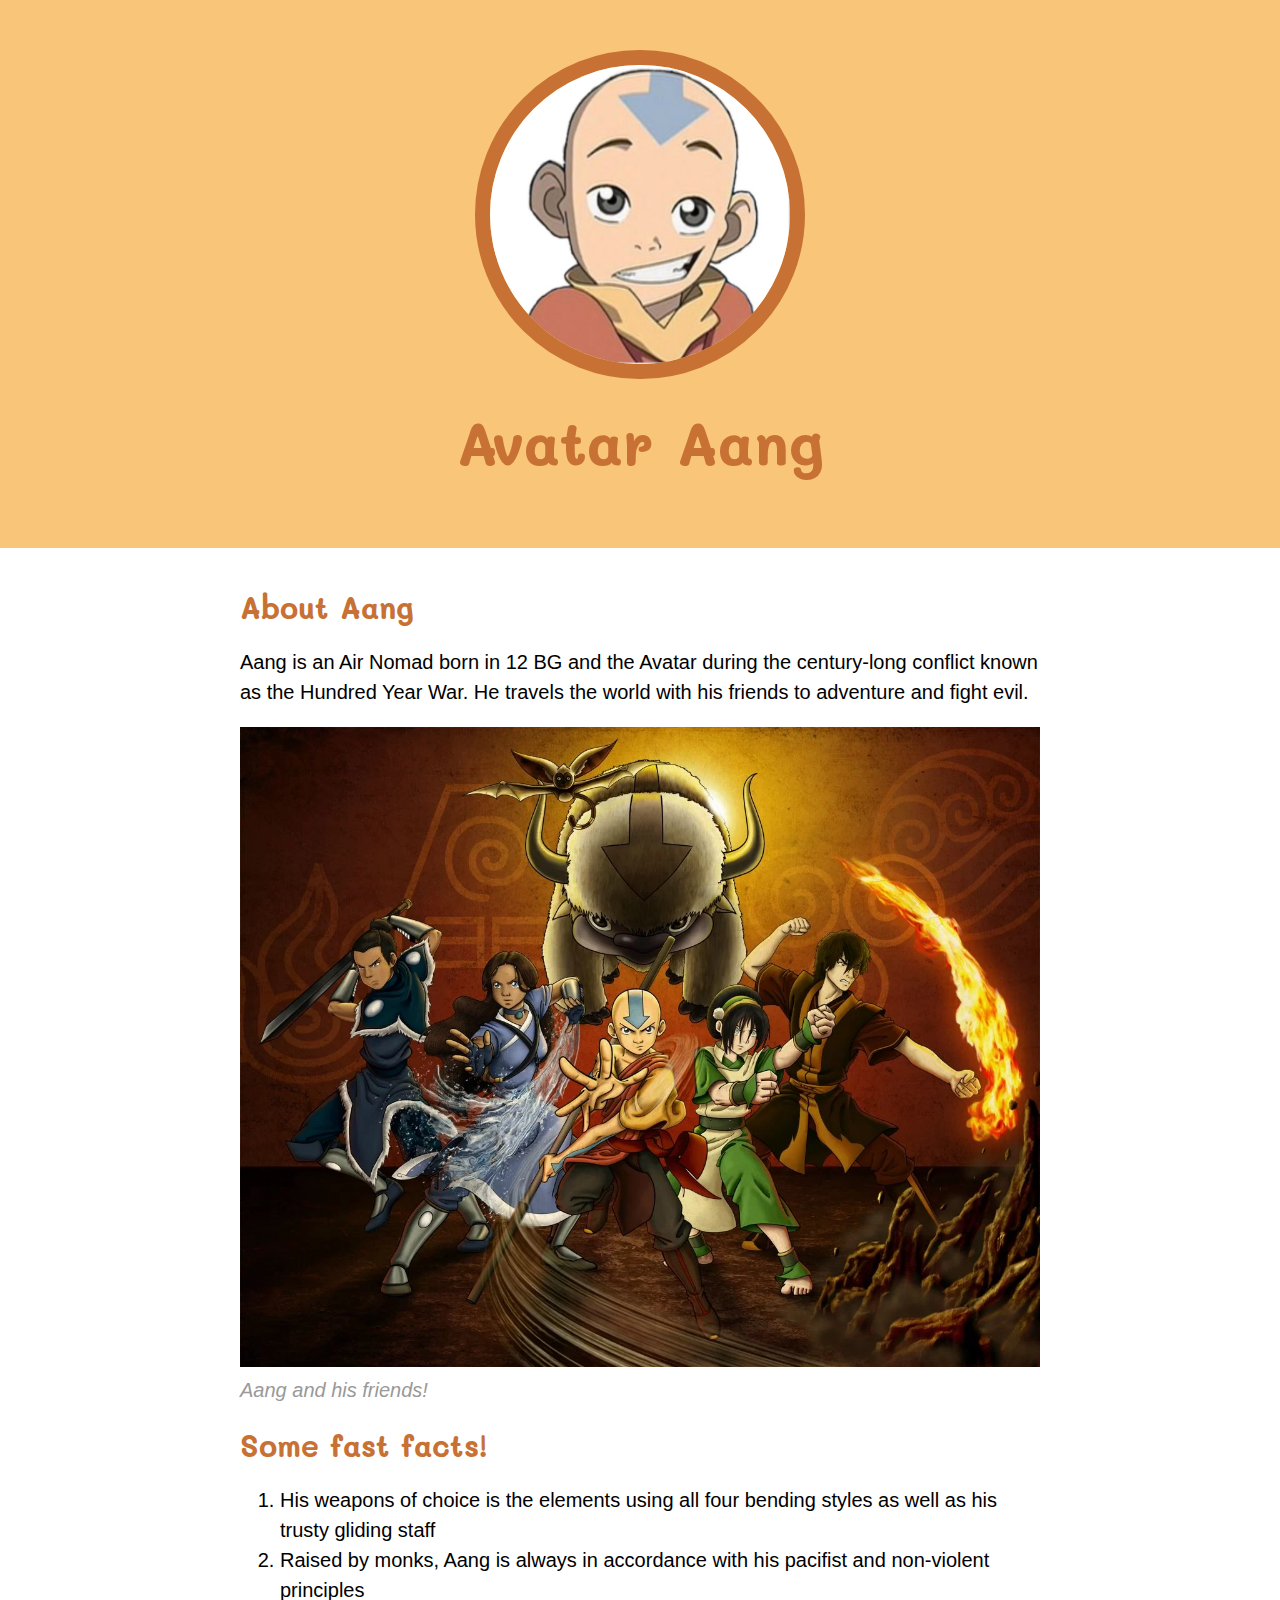
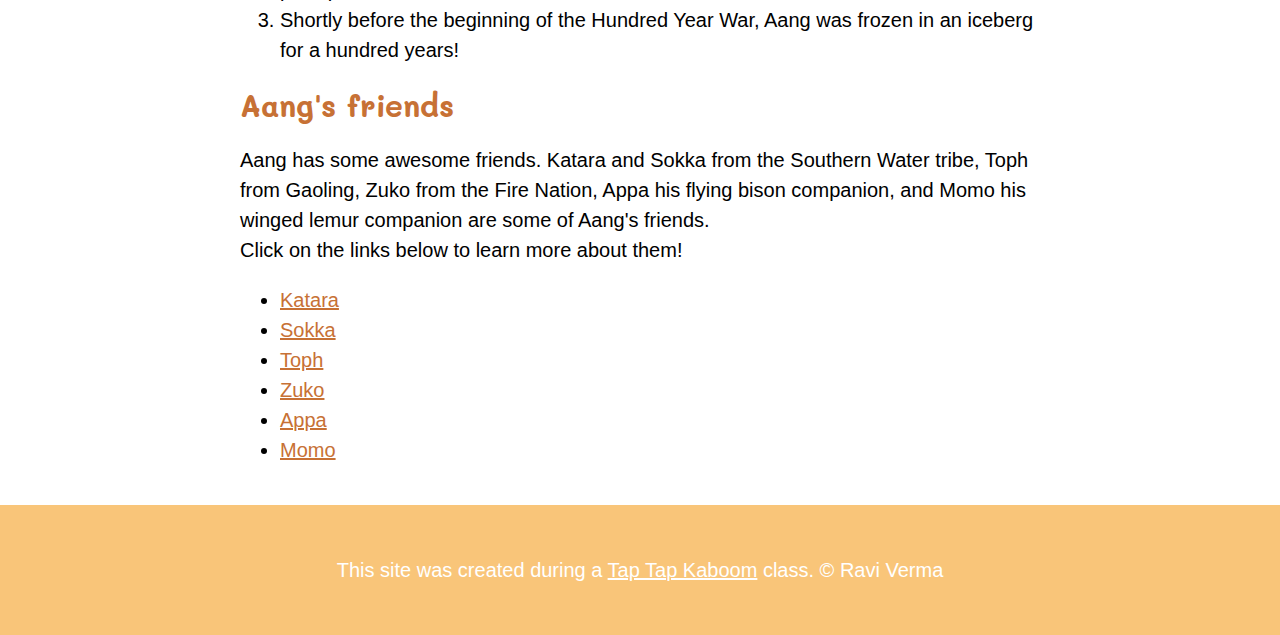
<file: index.html>
<!DOCTYPE html>
<html>
<head>
	<title>Meet Aang!</title>
	<link rel="icon" href="img/Aang portrait.jpeg">
	<link href="https://fonts.googleapis.com/css2?family=Mali:wght@600&display=swap" rel="stylesheet">
	<link rel="stylesheet" type="text/css" href="css/hero.css">
</head>
<body>
	<!--header element-->
	<header>
		<img src="img/Aang portrait.jpeg">
		<h1>Avatar Aang</h1>
	</header>

	<!-- main element -->
	<main>
		<h2>About Aang</h2>
		<p>Aang is an Air Nomad born in 12 BG and the Avatar during the century-long conflict known as the Hundred Year War. He travels the world with his friends to adventure and fight evil. </p>
		<img src="img/Aang and his friends.jpeg">
		<p class="caption">Aang and his friends!</p>

		<!-- Fast facts -->
		<h2>Some fast facts!</h2>
		<ol>
			<li>His weapons of choice is the elements using all four bending styles as well as his trusty gliding staff</li>
			<li>Raised by monks, Aang is always in accordance with his pacifist and non-violent principles</li>
			<li>Shortly before the beginning of the Hundred Year War, Aang was frozen in an iceberg for a hundred years!</li>
		</ol>
		<!-- Friends -->
		<h2>Aang's friends</h2>
			<p>Aang has some awesome friends. Katara and Sokka from the Southern Water tribe, Toph from Gaoling, Zuko from the Fire Nation, Appa his flying bison companion, and Momo his winged lemur companion are some of Aang's friends. <br> Click on the links below to learn more about them!</p>
			<ul>
				<li><a href="https://avatar.fandom.com/wiki/Katara" target="_blank">Katara </a></li>
				<li><a href="https://avatar.fandom.com/wiki/Sokka"target="_blank">Sokka</a></li>
				<li><a href="https://avatar.fandom.com/wiki/Toph_Beifong"target="_blank">Toph</a></li>
				<li><a href="https://avatar.fandom.com/wiki/Zuko"target="_blank">Zuko</a></li>
				<li><a href="https://avatar.fandom.com/wiki/Appa"target="_blank">Appa</a></li>
				<li><a href="https://avatar.fandom.com/wiki/Momo"target="_blank">Momo</a></li>
			</ul>
	</main>

	<!-- Footer element -->
	<footer>
		<p>This site was created during a <a href="https://taptapkaboom.com/"target="_blank">Tap Tap Kaboom</a> class. &copy; Ravi Verma</p>
	</footer>
</body>
</html>
</file>
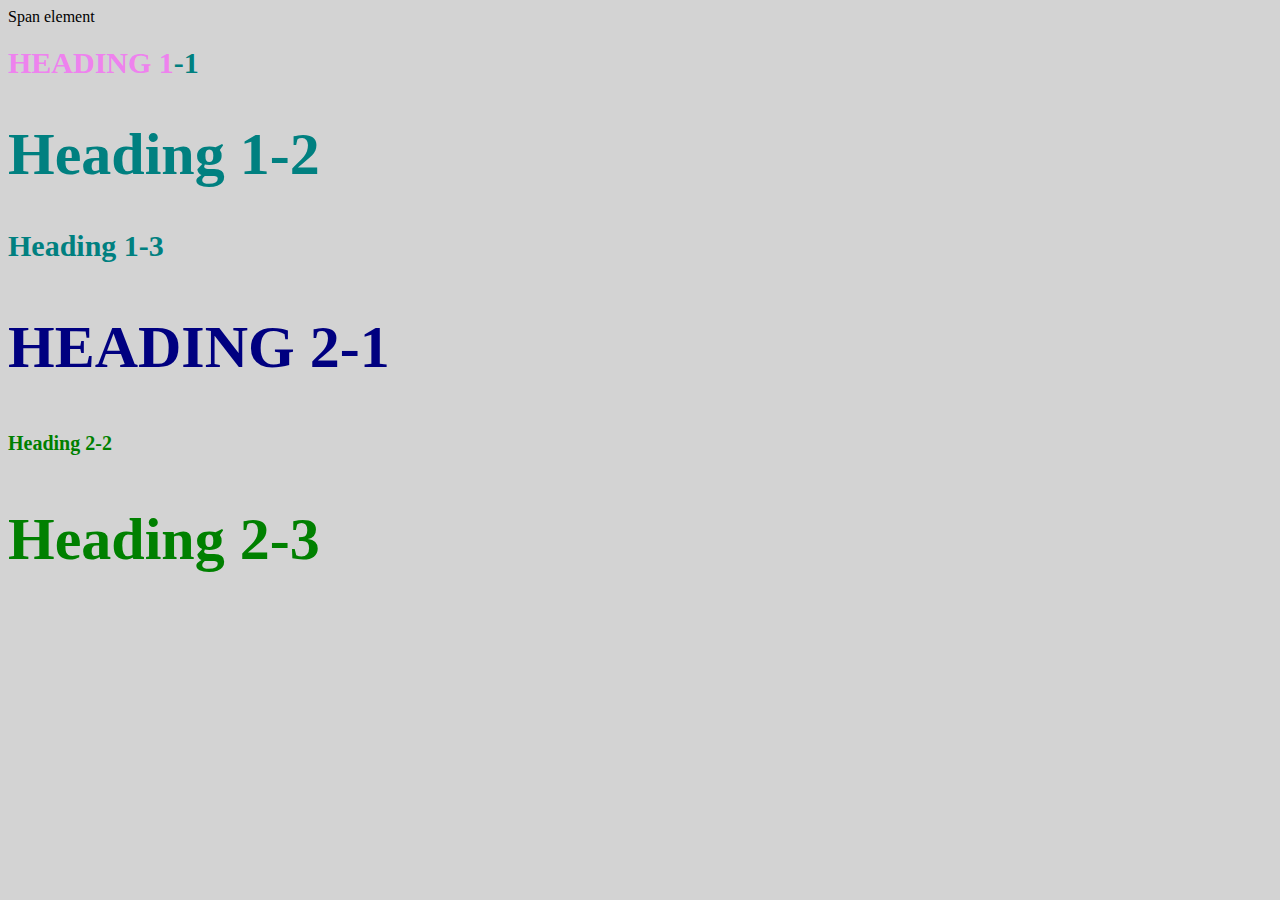
<file: Style Test.html>
<!DOCTYPE html>
<html>
<head>
	<title>Style Test</title>
	<link rel="stylesheet" type="text/css" href="css/test.css">
</head>
<body>
	<span>Span element</span>
	<h1 class="uppercase"> <span>Heading 1</span>-1</h1>
	<h1 class="big">Heading 1-2</h1>
	<h1>Heading 1-3</h1>
	<h2 class="big uppercase">Heading 2-1</h2>
	<h2>Heading 2-2</h2>
	<h2 class="big">Heading 2-3</h2>

</body>
</html>
</file>
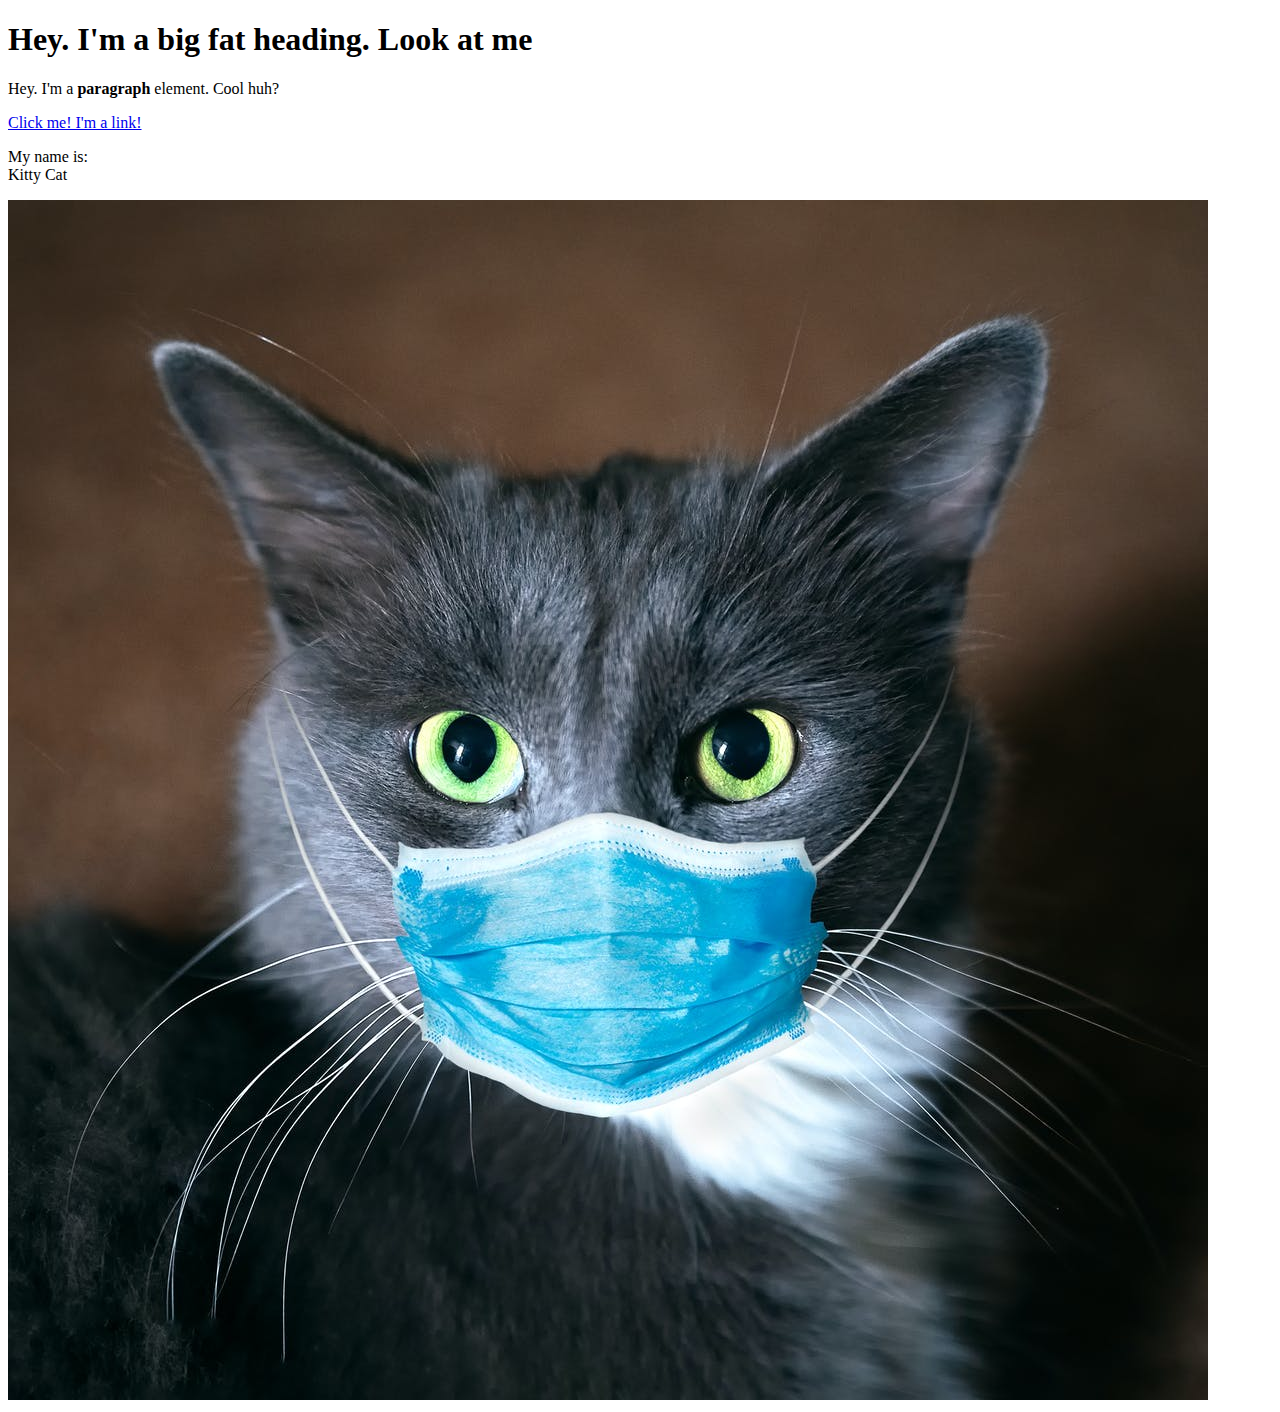
<file: test.html>
<!DOCTYPE html>
<html>
<head>
	<title>Test Page</title>
</head>
<body>
	<h1>Hey. I'm a big fat heading. Look at me </h1>
	<p>Hey. I'm a <b>paragraph</b> element. Cool huh?</p> 
	<a href="http://google.com" target="_blank" title="Let's go to Google">Click me! I'm a link!</a>
	<p>My name is:<br>
	Kitty Cat</p>
	<img src="img/cat.jpeg">
</body>
</html>
</file>
<file: css/hero.css>
body{
	margin: 0;
	font-family: helvetica, arial, sans-serif;
	font-size:20px;
	line-height: 30px;
}

header{
	background-color: #F9C579;
	text-align: center;
	padding-top: 50px;
	padding-bottom: 50px;
}

h1, h2{
	font-family: 'Mali', cursive;
}

header h1{
	color: #C77135;
	font-size: 60px;
}

header img{
	border-radius: 170px;
    width: 300px;
    border: 15px solid #C77135;
}

main{
	max-width: 800px;
	margin: 0 auto;
	padding: 20px;
}

main img{
	max-width: 100%;
}

h2{
	font-size: 30px;
	color: #C77135;
	margin: 40px, 0, 10px;
}

a{
	color: #C77135;
}

a:hover{
	color: #F9C579;
}

footer{
	background-color: #F9C579;
	text-align: center;
	color: white;
	padding: 50px;
}

footer p{
	margin: 0;
}
footer a{
	color:white;
}

footer a:hover{
	background-color: white;
}

p.caption{
	color: #999999;
	font-style: italic;
	margin-top: 0;
}
</file>
<file: css/test.css>
body{
	background-color: lightgrey;
}
h1{
	font-size: 30px;
	color: teal;
}

h2{
	color: red;
	font-size: 20px;
}

h2{
	color:green;
}

.big{
	font-size: 60px;
}

.uppercase{
	text-transform: uppercase
}

.uppercase.big{
	color: navy;
}

h1 span{
	color: violet;
}
</file>
